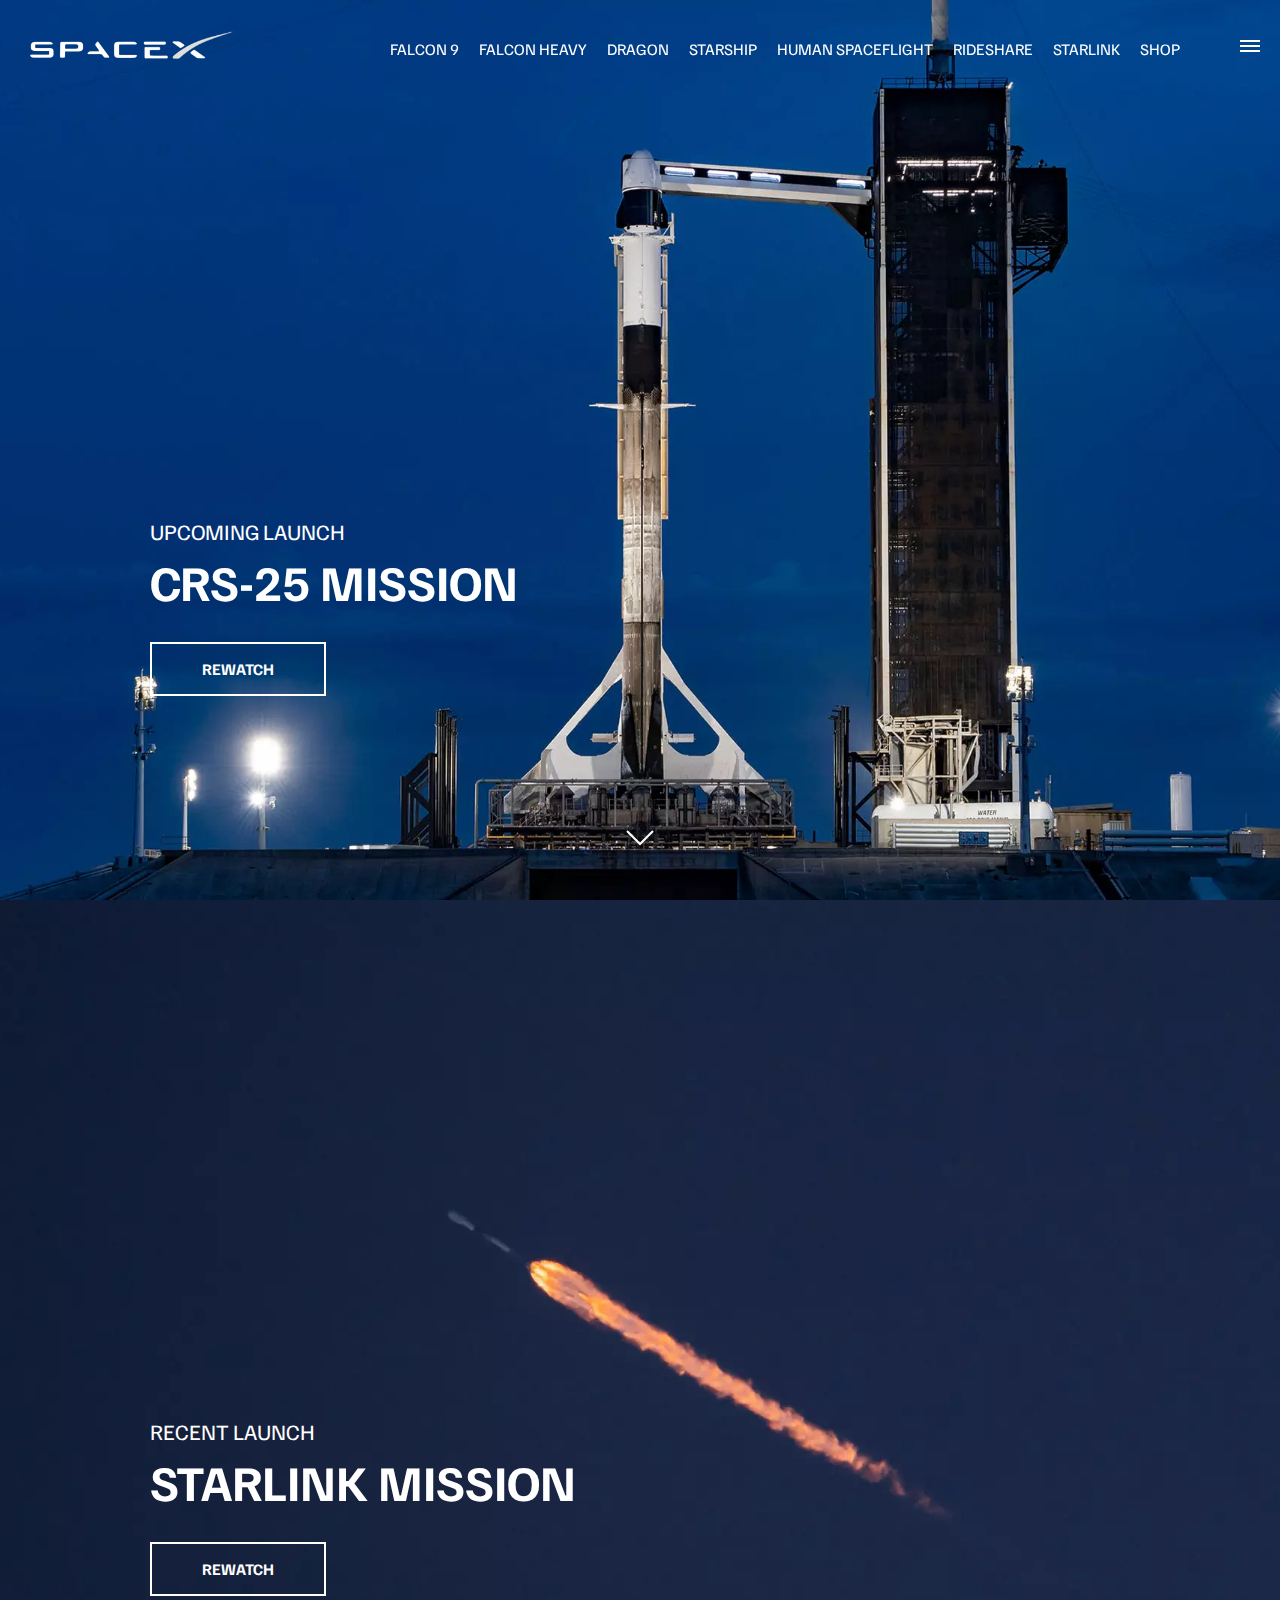
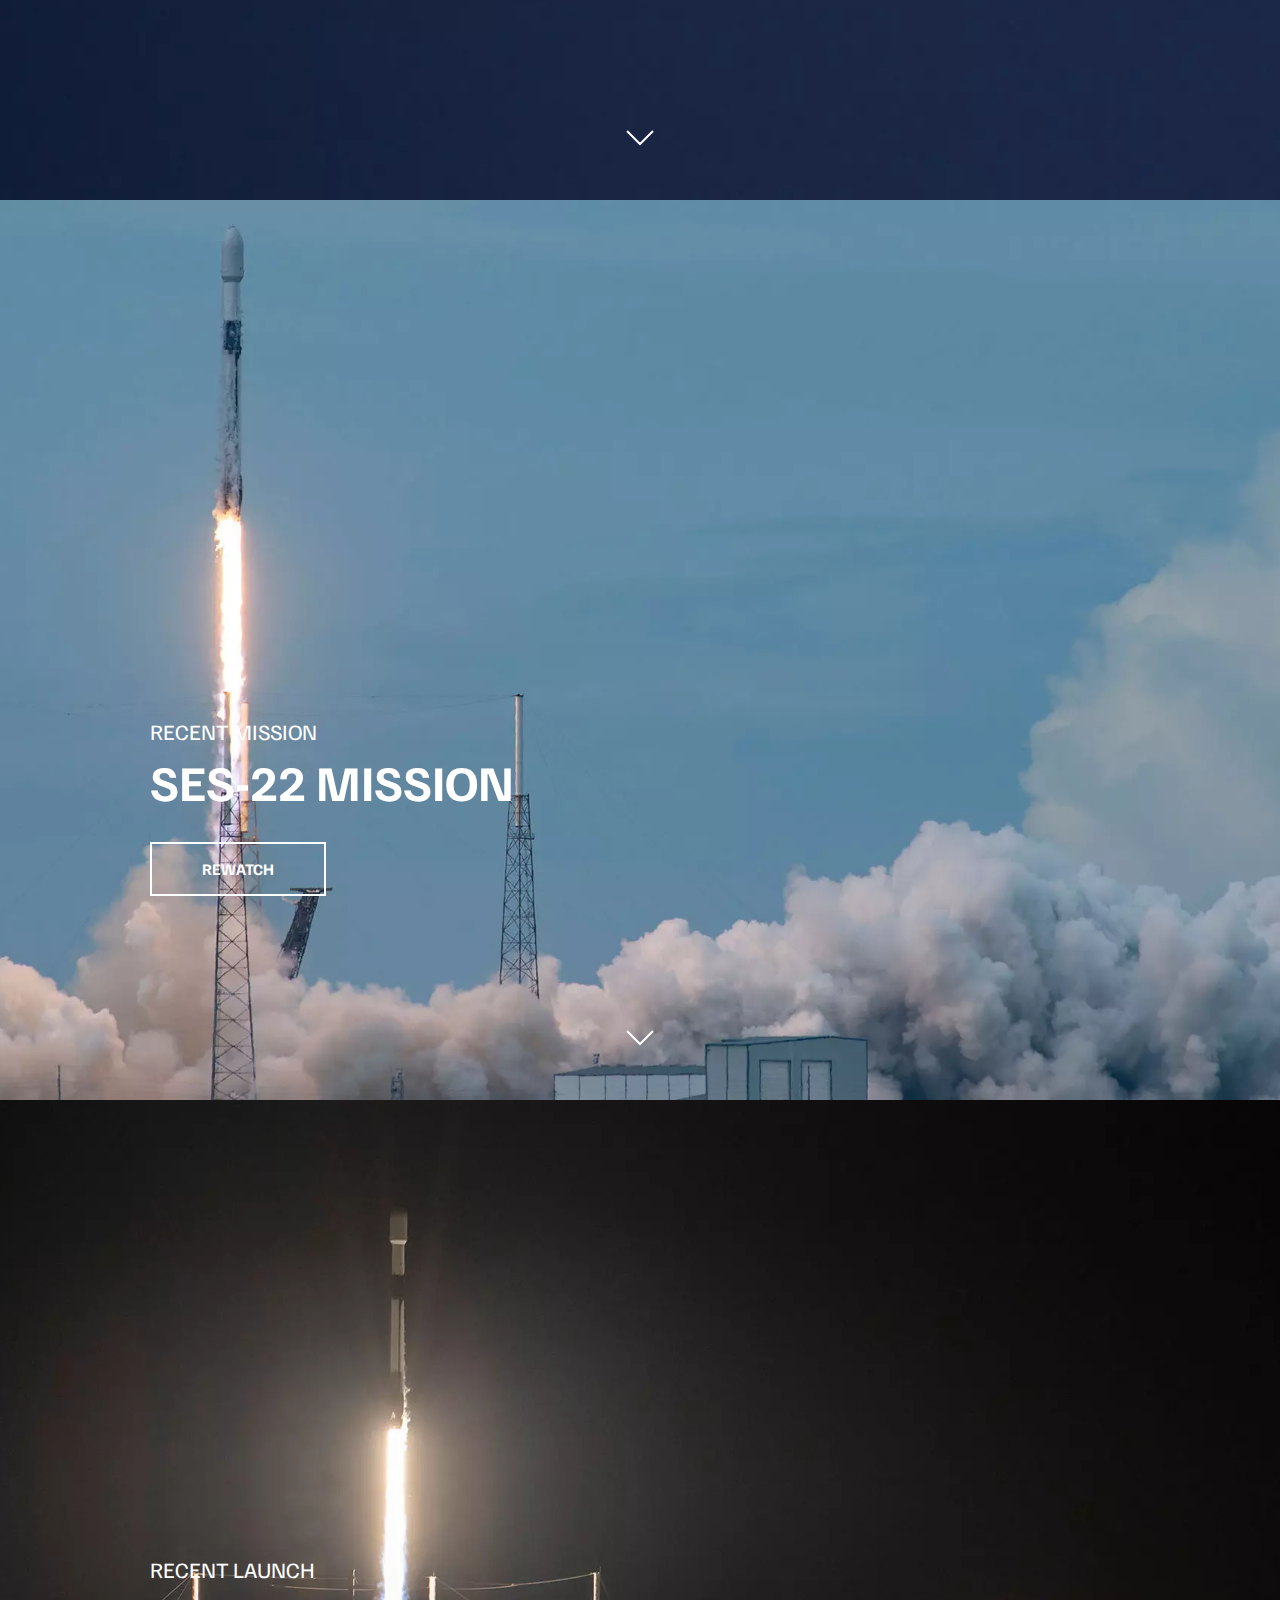
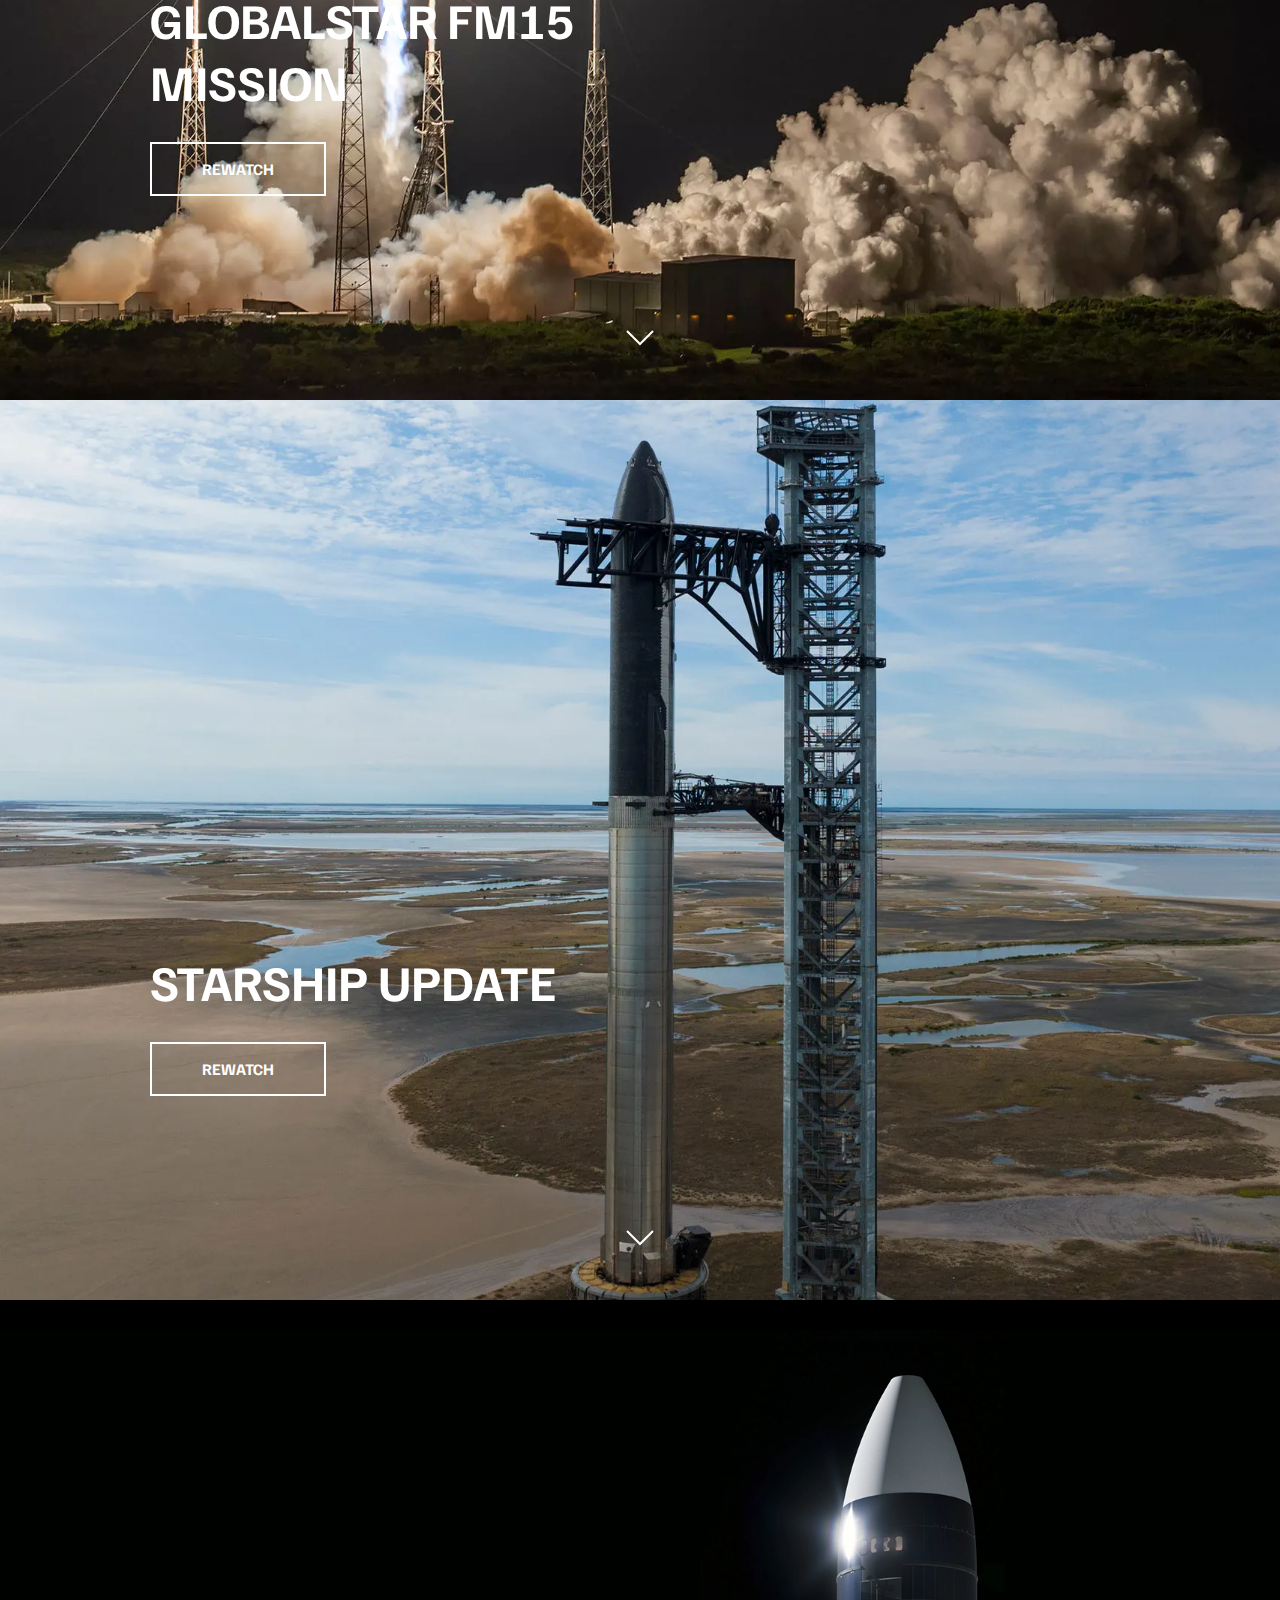
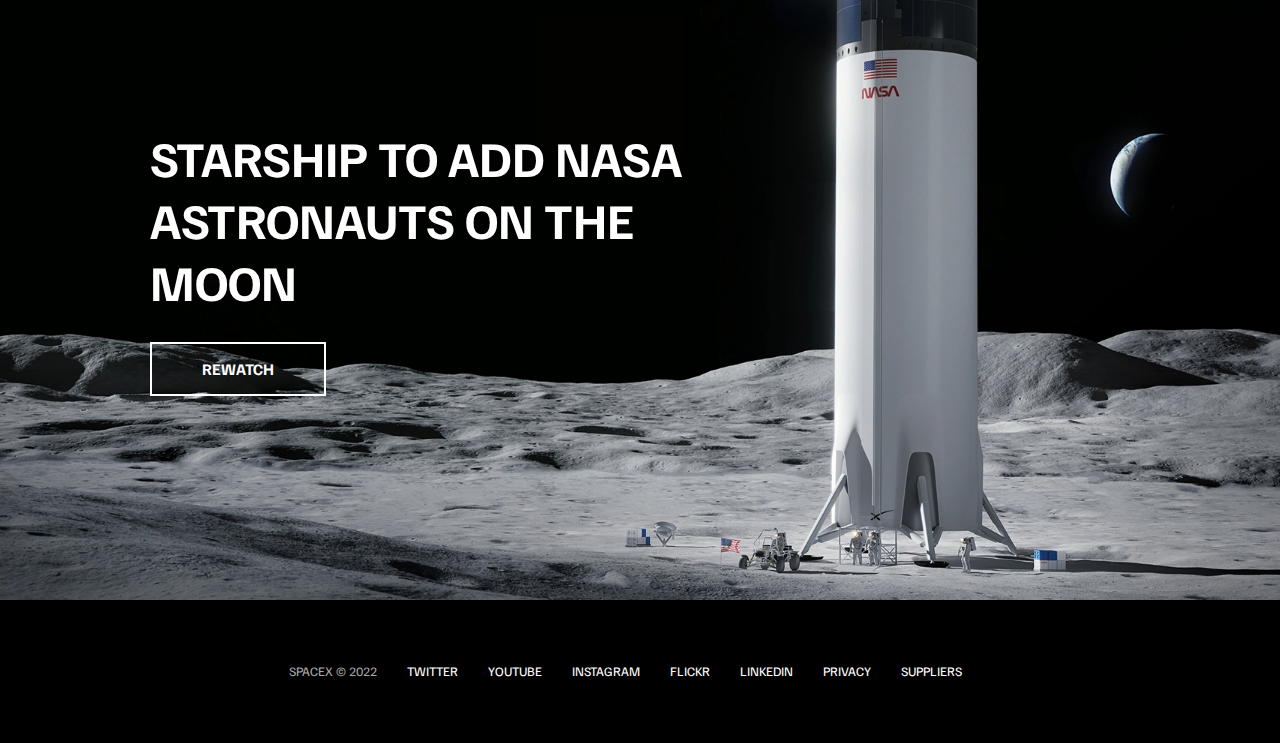
<file: index.html>
<!DOCTYPE html>
<html lang="en">
  <head>
    <meta charset="UTF-8" />
    <meta http-equiv="X-UA-Compatible" content="IE=edge" />
    <meta name="viewport" content="width=device-width, initial-scale=1.0" />
    <link rel="stylesheet" href="css/style.css" />
    <script src="js/script.js" defer></script>
    <title>SpaceX</title>
  </head>
  <body>
    <div id="overlay"></div>
    <div id="mobile-menu" class="mobile-main-menu">
      <ul>
        <li><a href="#">Mission</a></li>
        <li><a href="#">Launches</a></li>
        <li><a href="#">Careers</a></li>
        <li><a href="#">Updates</a></li>
        <li><a href="#">Shop</a></li>

        <li class="mobile-only"><a href="falcon9.html">Falcon 9</a></li>
        <li class="mobile-only">
          <a href="falcon-heavy.html">Falcon Heavy</a>
        </li>
        <li class="mobile-only"><a href="dragon.html">Dragon</a></li>
        <li class="mobile-only"><a href="starship.html">Starship</a></li>
        <li class="mobile-only"><a href="#">Human Spaceflight</a></li>
        <li class="mobile-only"><a href="#">Rideshare</a></li>
        <li class="mobile-only"><a href="#">Starlink</a></li>
      </ul>
    </div>

    
    <header class="main-header">
      <div class="logo">
        <a href="index.html">
          <img src="img/logo.png" alt="SpaceX" />
        </a>
      </div>
      <nav class="desktop-main-menu">
        <ul>
          <li><a href="falcon9.html">Falcon 9</a></li>
          <li><a href="falcon-heavy.html">Falcon Heavy</a></li>
          <li><a href="dragon.html">Dragon</a></li>
          <li><a href="starship.html">Starship</a></li>
          <li><a href="#">Human Spaceflight</a></li>
          <li><a href="#">Rideshare</a></li>
          <li><a href="#">Starlink</a></li>
          <li><a href="#">Shop</a></li>
        </ul>
      </nav>
    </header>

    <!-- Hamburger Menu -->
    <button id="menu-btn" class="hamburger" type="button">
      <span class="hamburger-top"></span>
      <span class="hamburger-middle"></span>
      <span class="hamburger-bottom"></span>
    </button>

    <!-- Section A -->
    <section class="section-a">
      <div class="section-inner">
        <h4>Upcoming Launch</h4>
        <h2>CRS-25 Mission</h2>
        <a href="#" class="btn">
          <div class="hover"></div>
          <span>Rewatch</span>
        </a>
      </div>

      <div class="scroll-arrow">
        <svg width="30px" height="20px">
          <path
            stroke="#ffffff"
            fill="none"
            stroke-width="2px"
            d="M2.000,5.000 L15.000,18.000 L28.000,5.000 "
          ></path>
        </svg>
      </div>
    </section>

    <!-- Section B -->
    <section class="section-b">
      <div class="section-inner">
        <h4>Recent Launch</h4>
        <h2>Starlink Mission</h2>
        <a href="#" class="btn">
          <div class="hover"></div>
          <span>Rewatch</span>
        </a>
      </div>

      <div class="scroll-arrow">
        <svg width="30px" height="20px">
          <path
            stroke="#ffffff"
            fill="none"
            stroke-width="2px"
            d="M2.000,5.000 L15.000,18.000 L28.000,5.000 "
          ></path>
        </svg>
      </div>
    </section>

    <!-- Section C -->
    <section class="section-c">
      <div class="section-inner">
        <h4>Recent Mission</h4>
        <h2>SES-22 Mission</h2>
        <a href="#" class="btn">
          <div class="hover"></div>
          <span>Rewatch</span>
        </a>
      </div>

      <div class="scroll-arrow">
        <svg width="30px" height="20px">
          <path
            stroke="#ffffff"
            fill="none"
            stroke-width="2px"
            d="M2.000,5.000 L15.000,18.000 L28.000,5.000 "
          ></path>
        </svg>
      </div>
    </section>

    <!-- Section D -->
    <section class="section-d">
      <div class="section-inner">
        <h4>Recent Launch</h4>
        <h2>Globalstar FM15 Mission</h2>
        <a href="#" class="btn">
          <div class="hover"></div>
          <span>Rewatch</span>
        </a>
      </div>

      <div class="scroll-arrow">
        <svg width="30px" height="20px">
          <path
            stroke="#ffffff"
            fill="none"
            stroke-width="2px"
            d="M2.000,5.000 L15.000,18.000 L28.000,5.000 "
          ></path>
        </svg>
      </div>
    </section>

    <!-- Section E -->
    <section class="section-e">
      <div class="section-inner">
        <h2>Starship Update</h2>
        <a href="#" class="btn">
          <div class="hover"></div>
          <span>Rewatch</span>
        </a>
      </div>

      <div class="scroll-arrow">
        <svg width="30px" height="20px">
          <path
            stroke="#ffffff"
            fill="none"
            stroke-width="2px"
            d="M2.000,5.000 L15.000,18.000 L28.000,5.000 "
          ></path>
        </svg>
      </div>
    </section>

    <!-- Section F -->
    <section class="section-f">
      <div class="section-inner">
        <h2>Starship to add NASA astronauts on the moon</h2>
        <a href="#" class="btn">
          <div class="hover"></div>
          <span>Rewatch</span>
        </a>
      </div>
    </section>
    
    <footer>
      <ul>
        <li>SpaceX &copy; 2022</li>
        <li><a href="https://twitter.com/spacex">Twitter</a></li>
        <li><a href="https://www.youtube.com/spacex">YouTube</a></li>
        <li><a href="https://www.instagram.com/spacex/">Instagram</a></li>
        <li><a href="https://www.flickr.com/photos/spacex">Flickr</a></li>
        <li><a href="https://www.linkedin.com/company/spacex">LinkedIn</a></li>
        <li><a href="https://www.spacex.com/media/privacy_policy_spacex.pdf">Privacy</a></li>
        <li><a href="https://www.spacex.com/supplier/">Suppliers</a></li>
      </ul>
    </footer>
  </body>
</html>
</file>
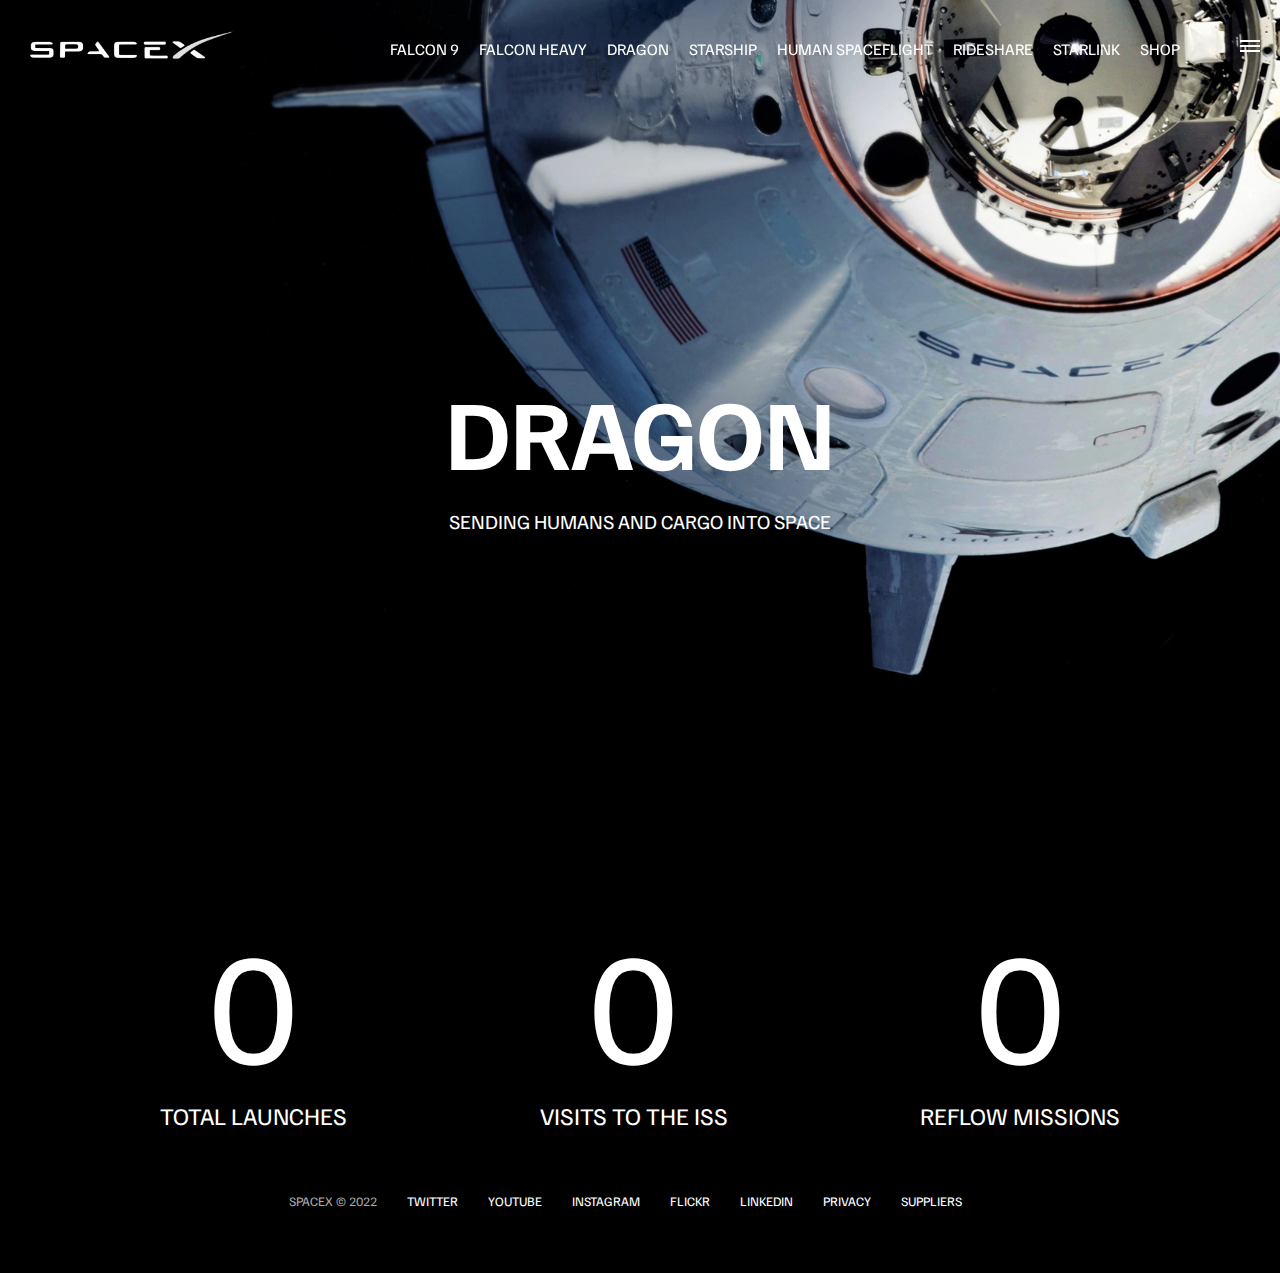
<file: dragon.html>
<!DOCTYPE html>
<html lang="en">
  <head>
    <meta charset="UTF-8" />
    <meta http-equiv="X-UA-Compatible" content="IE=edge" />
    <meta name="viewport" content="width=device-width, initial-scale=1.0" />
    <link rel="stylesheet" href="css/style.css" />
    <script src="js/script.js" defer></script>
    <title>SpaceX - Dragon</title>
  </head>
  <body>
    <div id="overlay"></div>
    <div id="mobile-menu" class="mobile-main-menu">
      <ul>
        <li><a href="#">Mission</a></li>
        <li><a href="#">Launches</a></li>
        <li><a href="#">Careers</a></li>
        <li><a href="#">Updates</a></li>
        <li><a href="#">Shop</a></li>

        <li class="mobile-only"><a href="falcon9.html">Falcon 9</a></li>
        <li class="mobile-only">
          <a href="falcon-heavy.html">Falcon Heavy</a>
        </li>
        <li class="mobile-only"><a href="dragon.html">Dragon</a></li>
        <li class="mobile-only"><a href="starship.html">Starship</a></li>
        <li class="mobile-only"><a href="human.html">Human Spaceflight</a></li>
        <li class="mobile-only"><a href="#">Rideshare</a></li>
        <li class="mobile-only"><a href="#">Starlink</a></li>
      </ul>
    </div>
    <header class="main-header">
      <div class="logo">
        <a href="index.html">
          <img src="img/logo.png" alt="SpaceX" />
        </a>
      </div>
      <nav class="desktop-main-menu">
        <ul>
          <li><a href="falcon9.html">Falcon 9</a></li>
          <li><a href="falcon-heavy.html">Falcon Heavy</a></li>
          <li><a href="dragon.html">Dragon</a></li>
          <li><a href="starship.html">Starship</a></li>
          <li><a href="human.html">Human Spaceflight</a></li>
          <li><a href="#">Rideshare</a></li>
          <li><a href="#">Starlink</a></li>
          <li><a href="#">Shop</a></li>
        </ul>
      </nav>
    </header>

    <!-- Hamburger Menu -->
    <button id="menu-btn" class="hamburger" type="button">
      <span class="hamburger-top"></span>
      <span class="hamburger-middle"></span>
      <span class="hamburger-bottom"></span>
    </button>

    <section class="section-animate bg-dragon"></section>
    <div class="section-inner-center">
      <h3>Dragon</h3>
      <p>Sending humans and cargo into space</p>
    </div>

    <div class="stats">
      <div>
        <span class="counter" data-target="34">0</span>
        <h4>Total Launches</h4>
      </div>
      <div>
        <span class="counter" data-target="31">0</span>
        <h4>Visits to the ISS</h4>
      </div>
      <div>
        <span class="counter" data-target="13">0</span>
        <h4>Reflow Missions</h4>
      </div>
    </div>

    <footer>
      <ul>
        <li>SpaceX &copy; 2022</li>
        <li><a href="https://twitter.com/spacex">Twitter</a></li>
        <li><a href="https://www.youtube.com/spacex">YouTube</a></li>
        <li><a href="https://www.instagram.com/spacex/">Instagram</a></li>
        <li><a href="https://www.flickr.com/photos/spacex">Flickr</a></li>
        <li><a href="https://www.linkedin.com/company/spacex">LinkedIn</a></li>
        <li><a href="https://www.spacex.com/media/privacy_policy_spacex.pdf">Privacy</a></li>
        <li><a href="https://www.spacex.com/supplier/">Suppliers</a></li>
      </ul>
    </footer>
  </body>
</html>
</file>
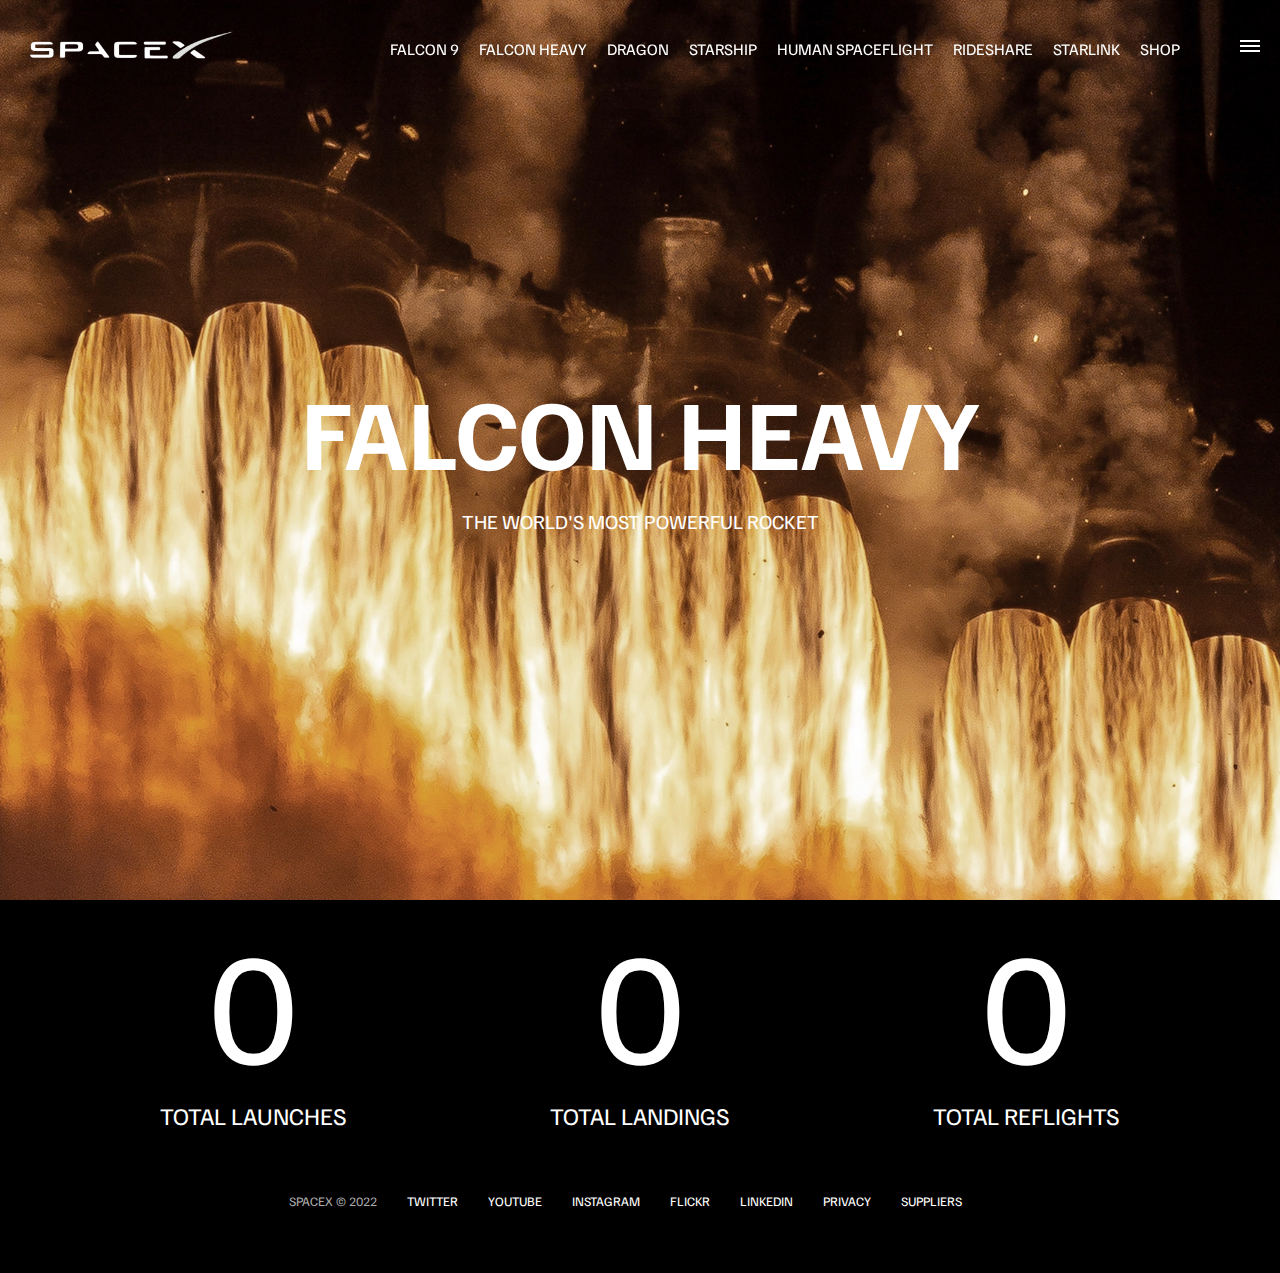
<file: falcon-heavy.html>
<!DOCTYPE html>
<html lang="en">
  <head>
    <meta charset="UTF-8" />
    <meta http-equiv="X-UA-Compatible" content="IE=edge" />
    <meta name="viewport" content="width=device-width, initial-scale=1.0" />
    <link rel="stylesheet" href="css/style.css" />
    <script src="js/script.js" defer></script>
    <title>SpaceX - Falcon Heavy</title>
  </head>
  <body>
    <div id="overlay"></div>
    <div id="mobile-menu" class="mobile-main-menu">
      <ul>
        <li><a href="#">Mission</a></li>
        <li><a href="#">Launches</a></li>
        <li><a href="#">Careers</a></li>
        <li><a href="#">Updates</a></li>
        <li><a href="#">Shop</a></li>

        <li class="mobile-only"><a href="falcon9.html">Falcon 9</a></li>
        <li class="mobile-only">
          <a href="falcon-heavy.html">Falcon Heavy</a>
        </li>
        <li class="mobile-only"><a href="dragon.html">Dragon</a></li>
        <li class="mobile-only"><a href="starship.html">Starship</a></li>
        <li class="mobile-only"><a href="human.html">Human Spaceflight</a></li>
        <li class="mobile-only"><a href="#">Rideshare</a></li>
        <li class="mobile-only"><a href="#">Starlink</a></li>
      </ul>
    </div>
    <header class="main-header">
      <div class="logo">
        <a href="index.html">
          <img src="img/logo.png" alt="SpaceX" />
        </a>
      </div>
      <nav class="desktop-main-menu">
        <ul>
          <li><a href="falcon9.html">Falcon 9</a></li>
          <li><a href="falcon-heavy.html">Falcon Heavy</a></li>
          <li><a href="dragon.html">Dragon</a></li>
          <li><a href="starship.html">Starship</a></li>
          <li><a href="human.html">Human Spaceflight</a></li>
          <li><a href="#">Rideshare</a></li>
          <li><a href="#">Starlink</a></li>
          <li><a href="#">Shop</a></li>
        </ul>
      </nav>
    </header>

    <!-- Hamburger Menu -->
    <button id="menu-btn" class="hamburger" type="button">
      <span class="hamburger-top"></span>
      <span class="hamburger-middle"></span>
      <span class="hamburger-bottom"></span>
    </button>

    <section class="section-animate bg-falcon-heavy"></section>
    <div class="section-inner-center">
      <h3>Falcon Heavy</h3>
      <p>The world's most powerful rocket</p>
    </div>

    <div class="stats">
      <div>
        <span class="counter" data-target="3">0</span>
        <h4>Total Launches</h4>
      </div>
      <div>
        <span class="counter" data-target="7">0</span>
        <h4>Total Landings</h4>
      </div>
      <div>
        <span class="counter" data-target="4">0</span>
        <h4>Total Reflights</h4>
      </div>
    </div>

    <footer>
      <ul>
        <li>SpaceX &copy; 2022</li>
        <li><a href="https://twitter.com/spacex">Twitter</a></li>
        <li><a href="https://www.youtube.com/spacex">YouTube</a></li>
        <li><a href="https://www.instagram.com/spacex/">Instagram</a></li>
        <li><a href="https://www.flickr.com/photos/spacex">Flickr</a></li>
        <li><a href="https://www.linkedin.com/company/spacex">LinkedIn</a></li>
        <li><a href="https://www.spacex.com/media/privacy_policy_spacex.pdf">Privacy</a></li>
        <li><a href="https://www.spacex.com/supplier/">Suppliers</a></li>
      </ul>
    </footer>
  </body>
</html>
</file>
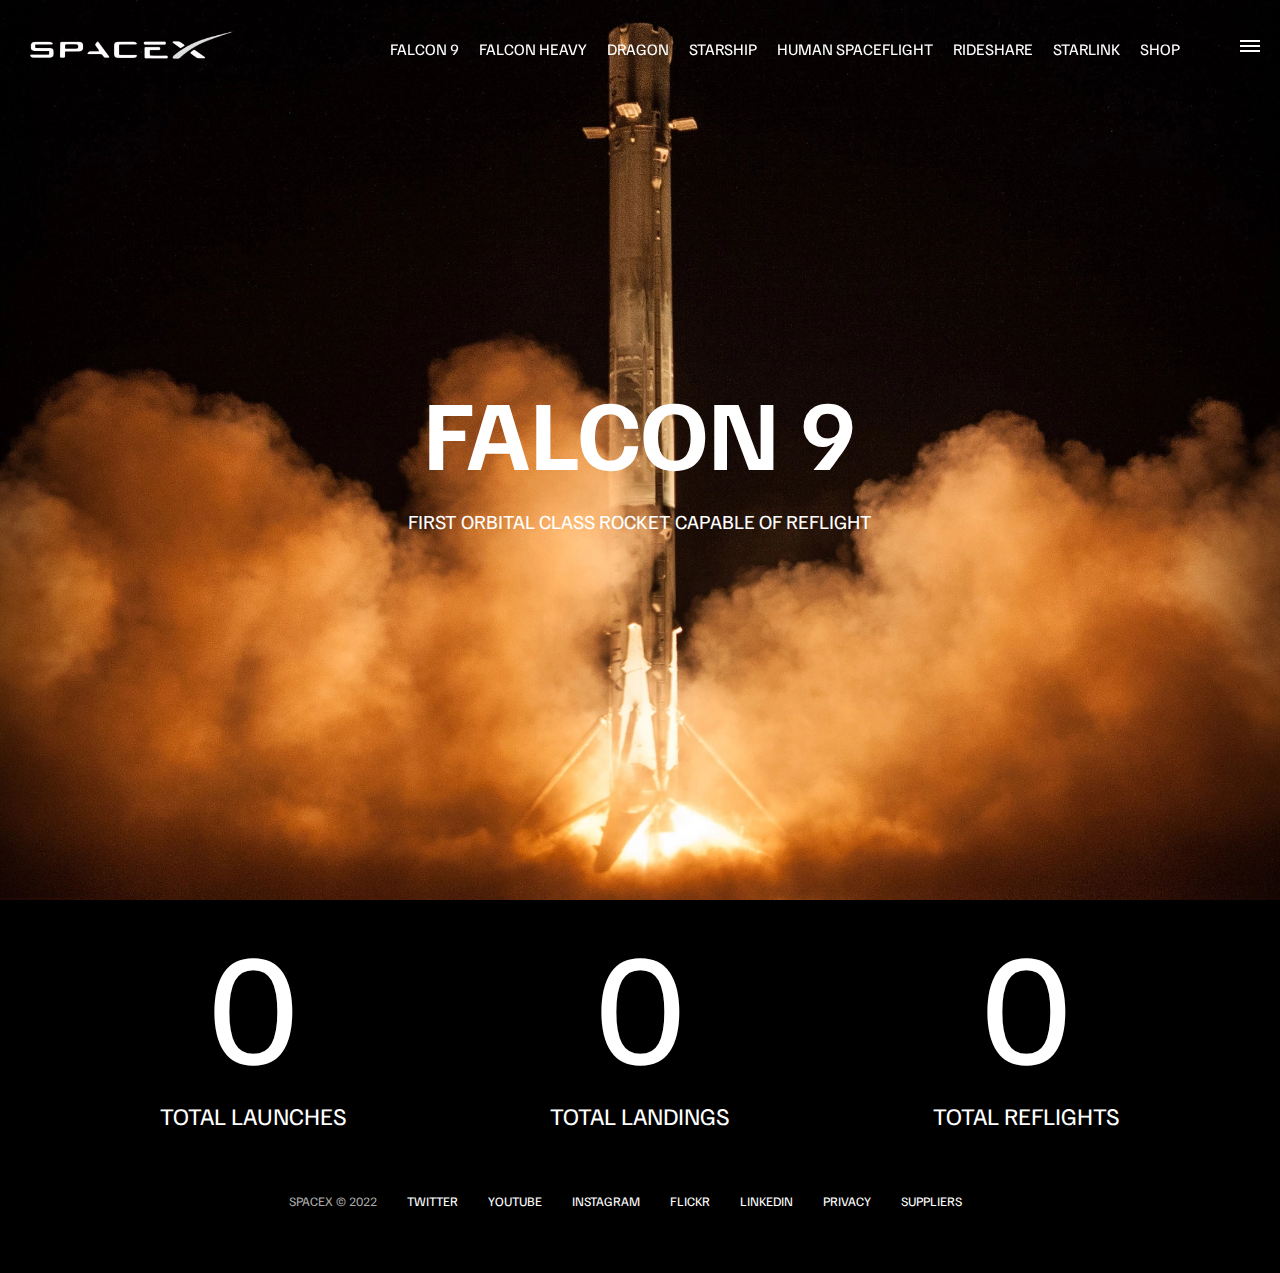
<file: falcon9.html>
<!DOCTYPE html>
<html lang="en">
  <head>
    <meta charset="UTF-8" />
    <meta http-equiv="X-UA-Compatible" content="IE=edge" />
    <meta name="viewport" content="width=device-width, initial-scale=1.0" />
    <link rel="stylesheet" href="css/style.css" />
    <script src="js/script.js" defer></script>
    <title>SpaceX - Falcon 9</title>
  </head>
  <body>
    <div id="overlay"></div>
    <div id="mobile-menu" class="mobile-main-menu">
      <ul>
        <li><a href="#">Mission</a></li>
        <li><a href="#">Launches</a></li>
        <li><a href="#">Careers</a></li>
        <li><a href="#">Updates</a></li>
        <li><a href="#">Shop</a></li>

        <li class="mobile-only"><a href="falcon9.html">Falcon 9</a></li>
        <li class="mobile-only">
          <a href="falcon-heavy.html">Falcon Heavy</a>
        </li>
        <li class="mobile-only"><a href="dragon.html">Dragon</a></li>
        <li class="mobile-only"><a href="starship.html">Starship</a></li>
        <li class="mobile-only"><a href="human.html">Human Spaceflight</a></li>
        <li class="mobile-only"><a href="#">Rideshare</a></li>
        <li class="mobile-only"><a href="#">Starlink</a></li>
      </ul>
    </div>
    <header class="main-header">
      <div class="logo">
        <a href="index.html">
          <img src="img/logo.png" alt="SpaceX" />
        </a>
      </div>
      <nav class="desktop-main-menu">
        <ul>
          <li><a href="falcon9.html">Falcon 9</a></li>
          <li><a href="falcon-heavy.html">Falcon Heavy</a></li>
          <li><a href="dragon.html">Dragon</a></li>
          <li><a href="starship.html">Starship</a></li>
          <li><a href="human.html">Human Spaceflight</a></li>
          <li><a href="#">Rideshare</a></li>
          <li><a href="#">Starlink</a></li>
          <li><a href="#">Shop</a></li>
        </ul>
      </nav>
    </header>

    <!-- Hamburger Menu -->
    <button id="menu-btn" class="hamburger" type="button">
      <span class="hamburger-top"></span>
      <span class="hamburger-middle"></span>
      <span class="hamburger-bottom"></span>
    </button>

    <section class="section-animate bg-falcon-9"></section>
    <div class="section-inner-center">
      <h3>Falcon 9</h3>
      <p>First orbital class rocket capable of reflight</p>
    </div>

    <div class="stats">
      <div>
        <span class="counter" data-target="3">0</span>
        <h4>Total Launches</h4>
      </div>
      <div>
        <span class="counter" data-target="7">0</span>
        <h4>Total Landings</h4>
      </div>
      <div>
        <span class="counter" data-target="4">0</span>
        <h4>Total Reflights</h4>
      </div>
    </div>

    <footer>
      <ul>
        <li>SpaceX &copy; 2022</li>
        <li><a href="https://twitter.com/spacex">Twitter</a></li>
        <li><a href="https://www.youtube.com/spacex">YouTube</a></li>
        <li><a href="https://www.instagram.com/spacex/">Instagram</a></li>
        <li><a href="https://www.flickr.com/photos/spacex">Flickr</a></li>
        <li><a href="https://www.linkedin.com/company/spacex">LinkedIn</a></li>
        <li><a href="https://www.spacex.com/media/privacy_policy_spacex.pdf">Privacy</a></li>
        <li><a href="https://www.spacex.com/supplier/">Suppliers</a></li>
      </ul>
    </footer>
  </body>
</html>
</file>
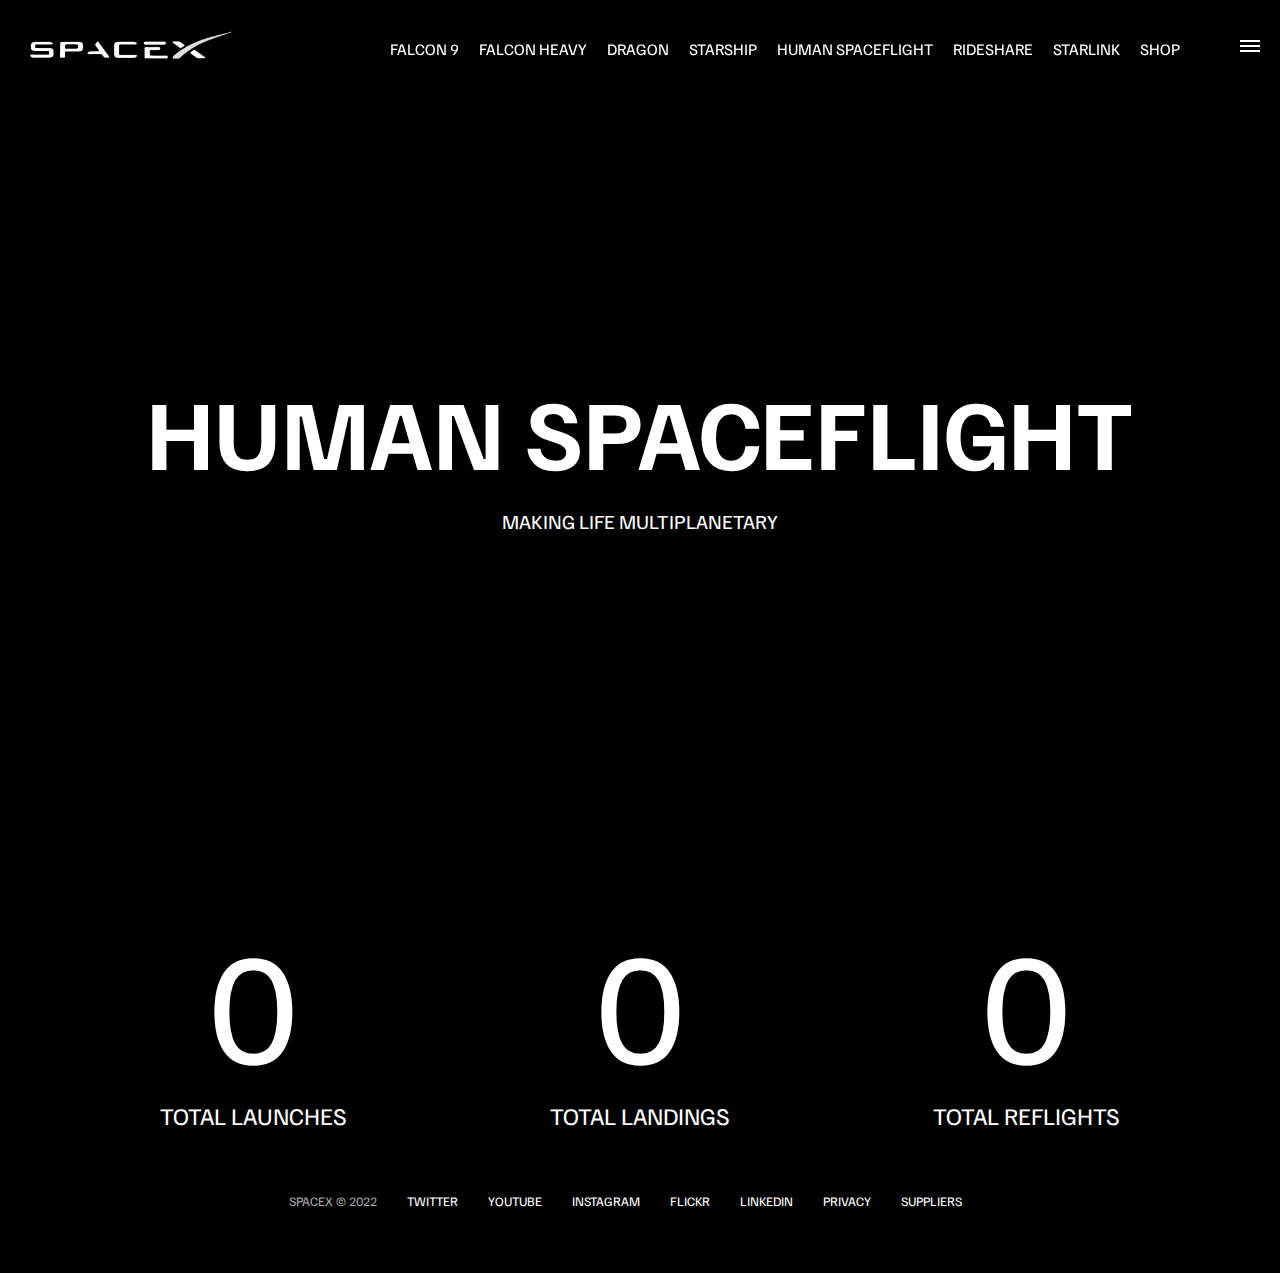
<file: human.html>
<!DOCTYPE html>
<html lang="en">
  <head>
    <meta charset="UTF-8" />
    <meta http-equiv="X-UA-Compatible" content="IE=edge" />
    <meta name="viewport" content="width=device-width, initial-scale=1.0" />
    <link rel="stylesheet" href="css/style.css" />
    <script src="js/script.js" defer></script>
    <title>SpaceX - Starship</title>
  </head>
  <body>
    <div id="overlay"></div>
    <div id="mobile-menu" class="mobile-main-menu">
      <ul>
        <li><a href="#">Mission</a></li>
        <li><a href="#">Launches</a></li>
        <li><a href="#">Careers</a></li>
        <li><a href="#">Updates</a></li>
        <li><a href="#">Shop</a></li>

        <li class="mobile-only"><a href="falcon9.html">Falcom 9</a></li>
        <li class="mobile-only"><a href="falcon-heavy.html">Falcon Heavy</a></li>
        <li class="mobile-only"><a href="dragon.html">Dragon</a></li>
        <li class="mobile-only"><a href="starship.html">Starship</a></li>
        <li class="mobile-only"><a href="human.html">Human Spaceflight</a></li>
        <li class="mobile-only"><a href="#">Rideshare</a></li>
        <li class="mobile-only"><a href="#">Starlink</a></li>
      </ul>
    </div>
    <header class="main-header">
      <div class="logo">
        <a href="index.html">
          <img src="img/logo.png" alt="SpaceX" />
        </a>
      </div>
      <nav class="desktop-main-menu">
        <ul>
          <li><a href="falcon9.html">Falcon 9</a></li>
          <li><a href="falcon-heavy.html">Falcon Heavy</a></li>
          <li><a href="dragon.html">Dragon</a></li>
          <li><a href="starship.html">Starship</a></li>
          <li><a href="human.html">Human Spaceflight</a></li>
          <li><a href="#">Rideshare</a></li>
          <li><a href="#">Starlink</a></li>
          <li><a href="#">Shop</a></li>
        </ul>
      </nav>
    </header>

    <!-- Hamburger Menu -->
    <button id="menu-btn" class="hamburger" type="button">
      <span class="hamburger-top"></span>
      <span class="hamburger-middle"></span>
      <span class="hamburger-bottom"></span>
    </button>

    <section class="section-animate bg-human"></section>
    <div class="section-inner-center">
      <h3>Human Spaceflight </h3>
      <p>Making life multiplanetary</p>
    </div>

    <div class="stats">
      <div>
        <span class="counter" data-target="3">0</span>
        <h4>Total Launches</h4>
      </div>
      <div>
        <span class="counter" data-target="7">0</span>
        <h4>Total Landings</h4>
      </div>
      <div>
        <span class="counter" data-target="4">0</span>
        <h4>Total Reflights</h4>
      </div>
    </div>

    <footer>
      <ul>
        <li>SpaceX &copy; 2022</li>
        <li><a href="https://twitter.com/spacex">Twitter</a></li>
        <li><a href="https://www.youtube.com/spacex">YouTube</a></li>
        <li><a href="https://www.instagram.com/spacex/">Instagram</a></li>
        <li><a href="https://www.flickr.com/photos/spacex">Flickr</a></li>
        <li><a href="https://www.linkedin.com/company/spacex">LinkedIn</a></li>
        <li><a href="https://www.spacex.com/media/privacy_policy_spacex.pdf">Privacy</a></li>
        <li><a href="https://www.spacex.com/supplier/">Suppliers</a></li>
      </ul>
    </footer>
  </body>
</html>
</file>
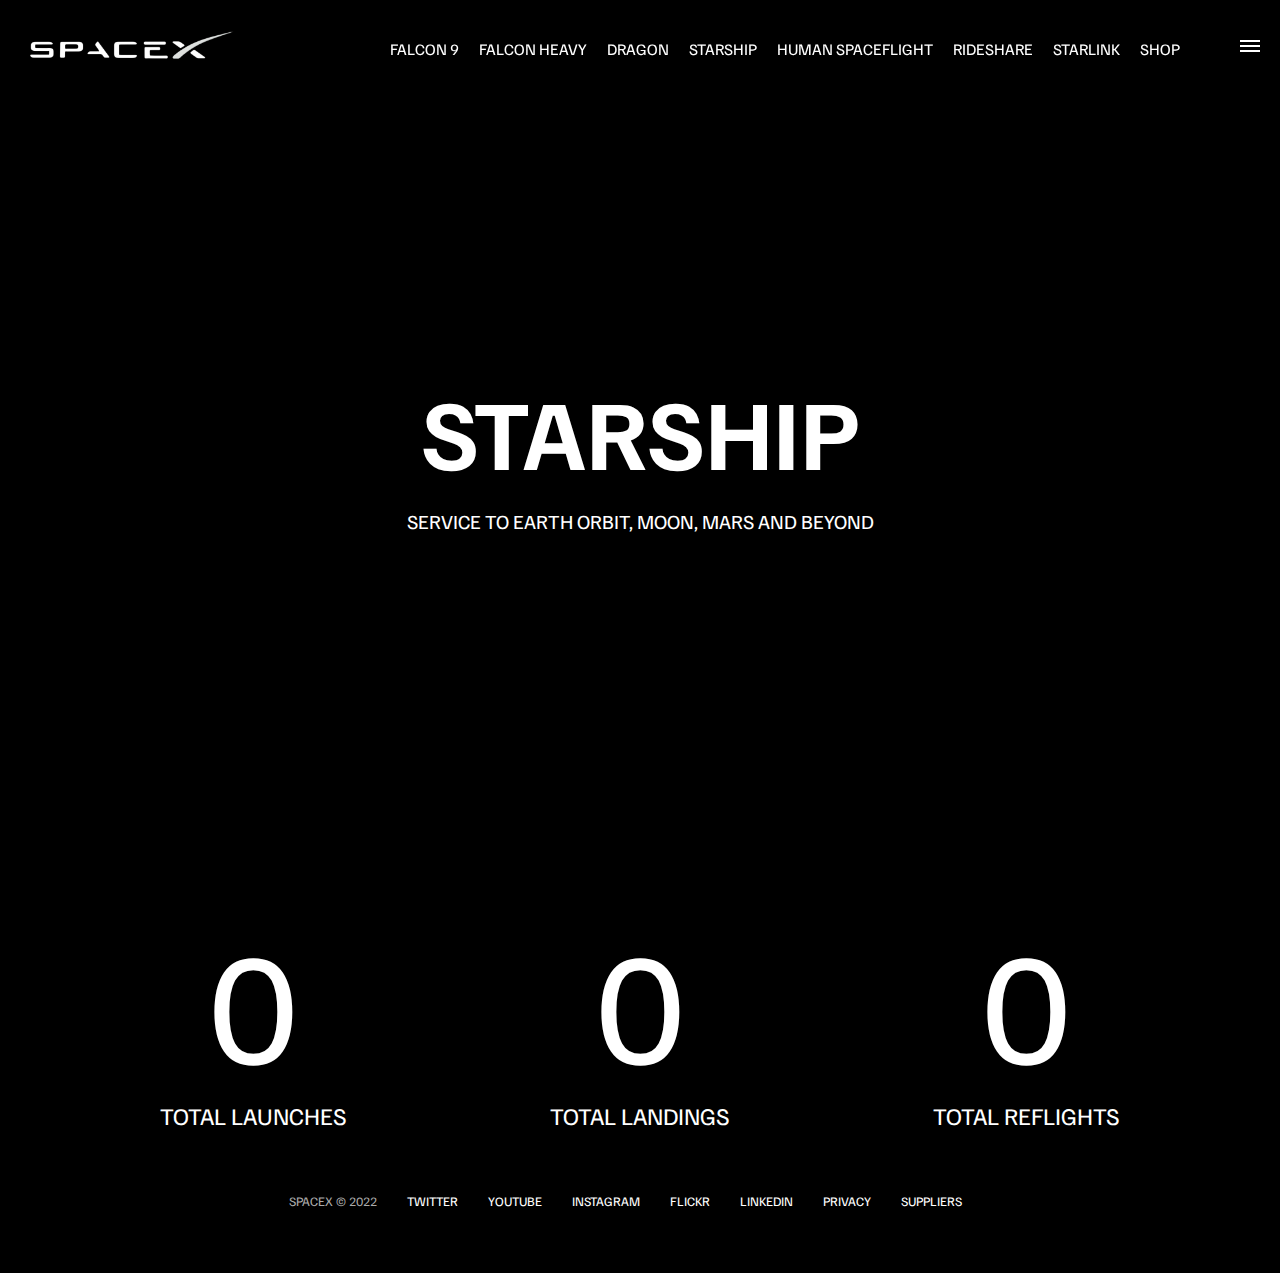
<file: starship.html>
<!DOCTYPE html>
<html lang="en">
  <head>
    <meta charset="UTF-8" />
    <meta http-equiv="X-UA-Compatible" content="IE=edge" />
    <meta name="viewport" content="width=device-width, initial-scale=1.0" />
    <link rel="stylesheet" href="css/style.css" />
    <script src="js/script.js" defer></script>
    <title>SpaceX - Starship</title>
  </head>
  <body>
    <div id="overlay"></div>
    <div id="mobile-menu" class="mobile-main-menu">
      <ul>
        <li><a href="#">Mission</a></li>
        <li><a href="#">Launches</a></li>
        <li><a href="#">Careers</a></li>
        <li><a href="#">Updates</a></li>
        <li><a href="#">Shop</a></li>

        <li class="mobile-only"><a href="falcon9.html">Falcom 9</a></li>
        <li class="mobile-only"><a href="falcon-heavy.html">Falcon Heavy</a></li>
        <li class="mobile-only"><a href="dragon.html">Dragon</a></li>
        <li class="mobile-only"><a href="starship.html">Starship</a></li>
        <li class="mobile-only"><a href="human.html">Human Spaceflight</a></li>
        <li class="mobile-only"><a href="#">Rideshare</a></li>
        <li class="mobile-only"><a href="#">Starlink</a></li>
      </ul>
    </div>
    <header class="main-header">
      <div class="logo">
        <a href="index.html">
          <img src="img/logo.png" alt="SpaceX" />
        </a>
      </div>
      <nav class="desktop-main-menu">
        <ul>
          <li><a href="falcon9.html">Falcon 9</a></li>
          <li><a href="falcon-heavy.html">Falcon Heavy</a></li>
          <li><a href="dragon.html">Dragon</a></li>
          <li><a href="starship.html">Starship</a></li>
          <li><a href="human.html">Human Spaceflight</a></li>
          <li><a href="#">Rideshare</a></li>
          <li><a href="#">Starlink</a></li>
          <li><a href="#">Shop</a></li>
        </ul>
      </nav>
    </header>

    <!-- Hamburger Menu -->
    <button id="menu-btn" class="hamburger" type="button">
      <span class="hamburger-top"></span>
      <span class="hamburger-middle"></span>
      <span class="hamburger-bottom"></span>
    </button>

    <section class="section-animate bg-starship"></section>
    <div class="section-inner-center">
      <h3>Starship </h3>
      <p>Service to Earth Orbit, Moon, Mars and Beyond</p>
    </div>

    <div class="stats">
      <div>
        <span class="counter" data-target="3">0</span>
        <h4>Total Launches</h4>
      </div>
      <div>
        <span class="counter" data-target="7">0</span>
        <h4>Total Landings</h4>
      </div>
      <div>
        <span class="counter" data-target="4">0</span>
        <h4>Total Reflights</h4>
      </div>
    </div>

    <footer>
      <ul>
        <li>SpaceX &copy; 2022</li>
        <li><a href="https://twitter.com/spacex">Twitter</a></li>
        <li><a href="https://www.youtube.com/spacex">YouTube</a></li>
        <li><a href="https://www.instagram.com/spacex/">Instagram</a></li>
        <li><a href="https://www.flickr.com/photos/spacex">Flickr</a></li>
        <li><a href="https://www.linkedin.com/company/spacex">LinkedIn</a></li>
        <li><a href="https://www.spacex.com/media/privacy_policy_spacex.pdf">Privacy</a></li>
        <li><a href="https://www.spacex.com/supplier/">Suppliers</a></li>
      </ul>
    </footer>
  </body>
</html>
</file>
<file: css/style.css>
@import url('https://fonts.googleapis.com/css2?family=Familjen+Grotesk:wght@400;600;700&display=swap');

*,
*::before,
*::after {
  margin: 0;
  padding: 0;
  box-sizing: border-box;
}

body {
  font-family: 'Familjen Grotesk', sans-serif;
  background: #000;
  color: #fff;
}

a {
  text-decoration: none;
  color: #fff;
}

ul {
  list-style: none;
}

/* Header/Navbar */
.main-header {
  position: fixed;
  top: 0;
  left: 0;
  width: 100%;
  z-index: 3;
  display: flex;
  justify-content: space-between;
  align-items: center;
  text-transform: uppercase;
  height: 100px;
  padding: 0 30px;
}

/* Logo */
.logo {
  width: 210px;
  height: auto;
}

.logo img {
  display: block;
  width: 100%;
  height: auto;
}

/* Desktop Menu */
.desktop-main-menu {
  margin-right: 50px;
}

.desktop-main-menu ul {
  display: flex;
}

.desktop-main-menu ul li {
  position: relative;
  margin-right: 20px;
  padding-bottom: 2px;
}

/* Menu item bottom border */
.desktop-main-menu ul li a::after {
  content: '';
  position: absolute;
  bottom: 0;
  left: 0;
  width: 100%;
  height: 1px;
  background: #fff;
  transform: scaleX(0);
  transition: transform 0.6s cubic-bezier(0.19, 1, 0.22, 1);
  transform-origin: right center;
}

.desktop-main-menu ul li a:hover::after {
  transform: scaleX(1);
  transform-origin: left center;
  transition-duration: 0.4s;
}

/* Sections */
section {
  position: relative;
  height: 100vh;
  background-position: center center;
  background-repeat: no-repeat;
  background-size: cover;
  text-transform: uppercase;
}

.section-inner {
  position: absolute;
  bottom: 200px;
  left: 150px;
  max-width: 560px;
}

.section-inner h4 {
  font-size: 22px;
  margin-bottom: 5px;
  font-weight: 300;
  animation: fadeInUp 0.5s ease-in-out;
}

.section-inner h2 {
  font-size: 50px;
  font-weight: 700;
  margin-bottom: 20px;
  animation: fadeInUp 0.5s ease-in-out 0.2s;
  animation-fill-mode: both; 
}

.section-inner a {
  animation: fadeInUp 0.5s ease-in-out 0.4s;
  animation-fill-mode: both; 
}

/* Background images */
.section-a {
  background-image: url('../img/section-a.webp');
}
.section-b {
  background-image: url('../img/section-b.webp');
}
.section-c {
  background-image: url('../img/section-c.webp');
}
.section-d {
  background-image: url('../img/section-d.webp');
}
.section-e {
  background-image: url('../img/section-e.webp');
}
.section-f {
  background-image: url('../img/section-f.webp');
}

.btn {
  position: relative;
  display: inline-block;
  cursor: pointer;
  text-align: center;
  min-width: 130px;
  padding: 15px 50px;
  margin-top: 10px;
  border: 2px solid #fff;
  text-transform: uppercase;
  font-weight: bold;
  overflow: hidden;
  z-index: 2;
}

.btn:hover span {
  color: #000;
}

.btn .hover {
  position: absolute;
  top: 0;
  left: 0;
  width: 100%;
  height: 100%;
  background-color: #fff;
  color: #000;
  z-index: -1;
  transform: translateY(100%);
  transition: transform 0.6s cubic-bezier(0.19, 1, 0.22, 1);
}

.btn:hover .hover {
  transform: translateY(0);
}

.scroll-arrow {
  position: absolute;
  bottom: 50px;
  left: 50%;
  transform: translateX(-50%);
  animation: fadeBounce 5s infinite;
}

/* Footer */
footer {
  position: relative;
  padding: 55px 0;
}

footer ul {
  display: flex;
  justify-content: center;
  align-items: center;
  flex-wrap: wrap;
}

footer ul li {
  margin-right: 30px;
  color: #aaa;
  text-transform: uppercase;
  font-size: 13px;
  line-height: 2.5;
}

footer ul li a {
  color: #fff;
  transition: color 0.6s;
}

footer ul li a:hover {
  color: #aaa;
}

/* Hamburger Menu */
.hamburger {
  position: fixed;
  top: 40px;
  right: 20px;
  z-index: 10;
  cursor: pointer;
  width: 20px;
  height: 20px;
  background: none;
  border: none;
}

.hamburger-top,
.hamburger-middle,
.hamburger-bottom {
  position: absolute;
  width: 20px;
  height: 2px;
  top: 0;
  left: 0;
  background: #fff;
  transition: all 0.5s;
}

.hamburger-middle {
  transform: translateY(5px);
}

.hamburger-bottom {
  transform: translateY(10px);
}

/* Transition hamburger to X when open */
.open {
  transform: rotate(90deg);
}

.open .hamburger-top {
  transform: rotate(45deg) translateY(6px) translateX(6px);
}

.open .hamburger-middle {
  display: none;
}

.open .hamburger-bottom {
  transform: rotate(-45deg) translateY(6px) translateX(-6px);
}

/* Overlay */
.overlay-show {
  position: fixed;
  top: 0;
  left: 0;
  width: 100%;
  height: 100%;
  background-color: rgba(0, 0, 0, 0.5);
  z-index: 3;
}

/* Stop body scroll */
.stop-scrolling {
  overflow: hidden;
}

/* Hide mobile main menu items */
.mobile-only {
  display: none;
}

/* Mobile menu */
.mobile-main-menu {
  position: fixed;
  top: 0;
  right: 0;
  width: 350px;
  height: 100%;
  background: #000;
  z-index: 4;
  display: flex;
  align-items: center;
  justify-content: center;
  transform: translateX(100%);
  transition: transform 0.6s cubic-bezier(0.19, 1, 0.22, 1);
}

/* Bring menu from right */
.show-menu {
  transform: translateX(0);
}

.mobile-main-menu ul {
  display: flex;
  flex-direction: column;
  align-items: end;
  justify-content: center;
  padding: 50px;
  width: 100%;
}

.mobile-main-menu ul li {
  margin-bottom: 20px;
  font-size: 18px;
  text-transform: uppercase;
  border-bottom: 1px #555 dotted;
  width: 100%;
  text-align: right;
  padding-bottom: 8px;
}

.mobile-main-menu ul li a {
  color: #fff;
  transition: color 0.6s;
}

.mobile-main-menu ul li a:hover {
  color: #aaa;
}

/* Inner Pages */
.bg-falcon-9 {
  background-image: url('../img/falcon-9.webp');
}

.bg-falcon-heavy {
  background-image: url('../img/falcon-heavy.webp');
}

.bg-dragon {
  background-image: url('../img/dragon.webp');
}
.bg-starship {
  background-image: url('https://www.spacex.com/vehicles/starship/assets/images/Starhip_website-crop20230126_dji_0199_01.jpg');
  
}
.bg-human {
  background-image: url('https://www.spacex.com/human-spaceflight/assets/images/HS-hero.webp');
  
}

.section-animate {
  animation: fadeIn 2s ease-in-out;
}

.section-inner-center {
  position: absolute;
  top: 50%;
  left: 50%;
  transform: translate(-50%, -50%);
  text-transform: uppercase;
  text-align: center;
  width: 80%;
}

.section-inner-center h3 {
  font-size: 100px;
  margin-bottom: 15px;
  animation: fadeInUp 0.5s ease-in-out;
}

.section-inner-center p {
  font-size: 20px;
  animation: fadeInUp 0.5s ease-in-out 0.2s;
  animation-fill-mode: both;
}

/* Stats */
.stats {
  max-width: 960px;
  margin: 0 auto;
  display: flex;
  align-items: center;
  justify-content: space-between;
  text-align: center;
  text-transform: uppercase;
}

.stats div span {
  font-size: 160px;
}

.stats div h4 {
  font-size: 24px;
  font-weight: 300;
}

/* Animations */

@keyframes fadeInUp {
  0% {
    opacity: 0;
    transform: translateY(140px);
  }

  100% {
    opacity: 1;
    transform: translateY(0);
  }
}

@keyframes fadeIn {
  0% {
    opacity: 0;
  }

  100% {
    opacity: 1;
  }
}

@keyframes fadeBounce {
  0%,
  20%,
  50%,
  80%,
  100% {
    opacity: 0;
    transform: translateY(-20px);
  }

  40% {
    opacity: 1;
    transform: translateY(0);
  }
}

/* Media Queries */

@media (max-width: 960px) {
  /* Hide desktop menu */
  .desktop-main-menu {
    display: none;
  }

  /* Show main mobile items */
  .mobile-only {
    display: block;
  }

  .section-inner-center h3 {
    font-size: 75px;
  }
}

@media (max-width: 600px) {
  .section-inner {
    bottom: 75px;
    left: 20px;
  }

  .section-inner h2 {
    font-size: 40px;
  }

  footer ul li:first-child {
    position: absolute;
    top: 30px;
    left: 50%;
    transform: translate(-50%, -50%);
  }

  footer ul li {
    margin-right: 15px;
  }

  .logo {
    width: 150px;
    margin: auto;
  }

  .section-inner-center h3 {
    font-size: 50px;
  }

  /* Stats */
  .stats {
    flex-direction: column;
  }

  .stats div {
    margin-bottom: 20px;
  }
}
</file>
